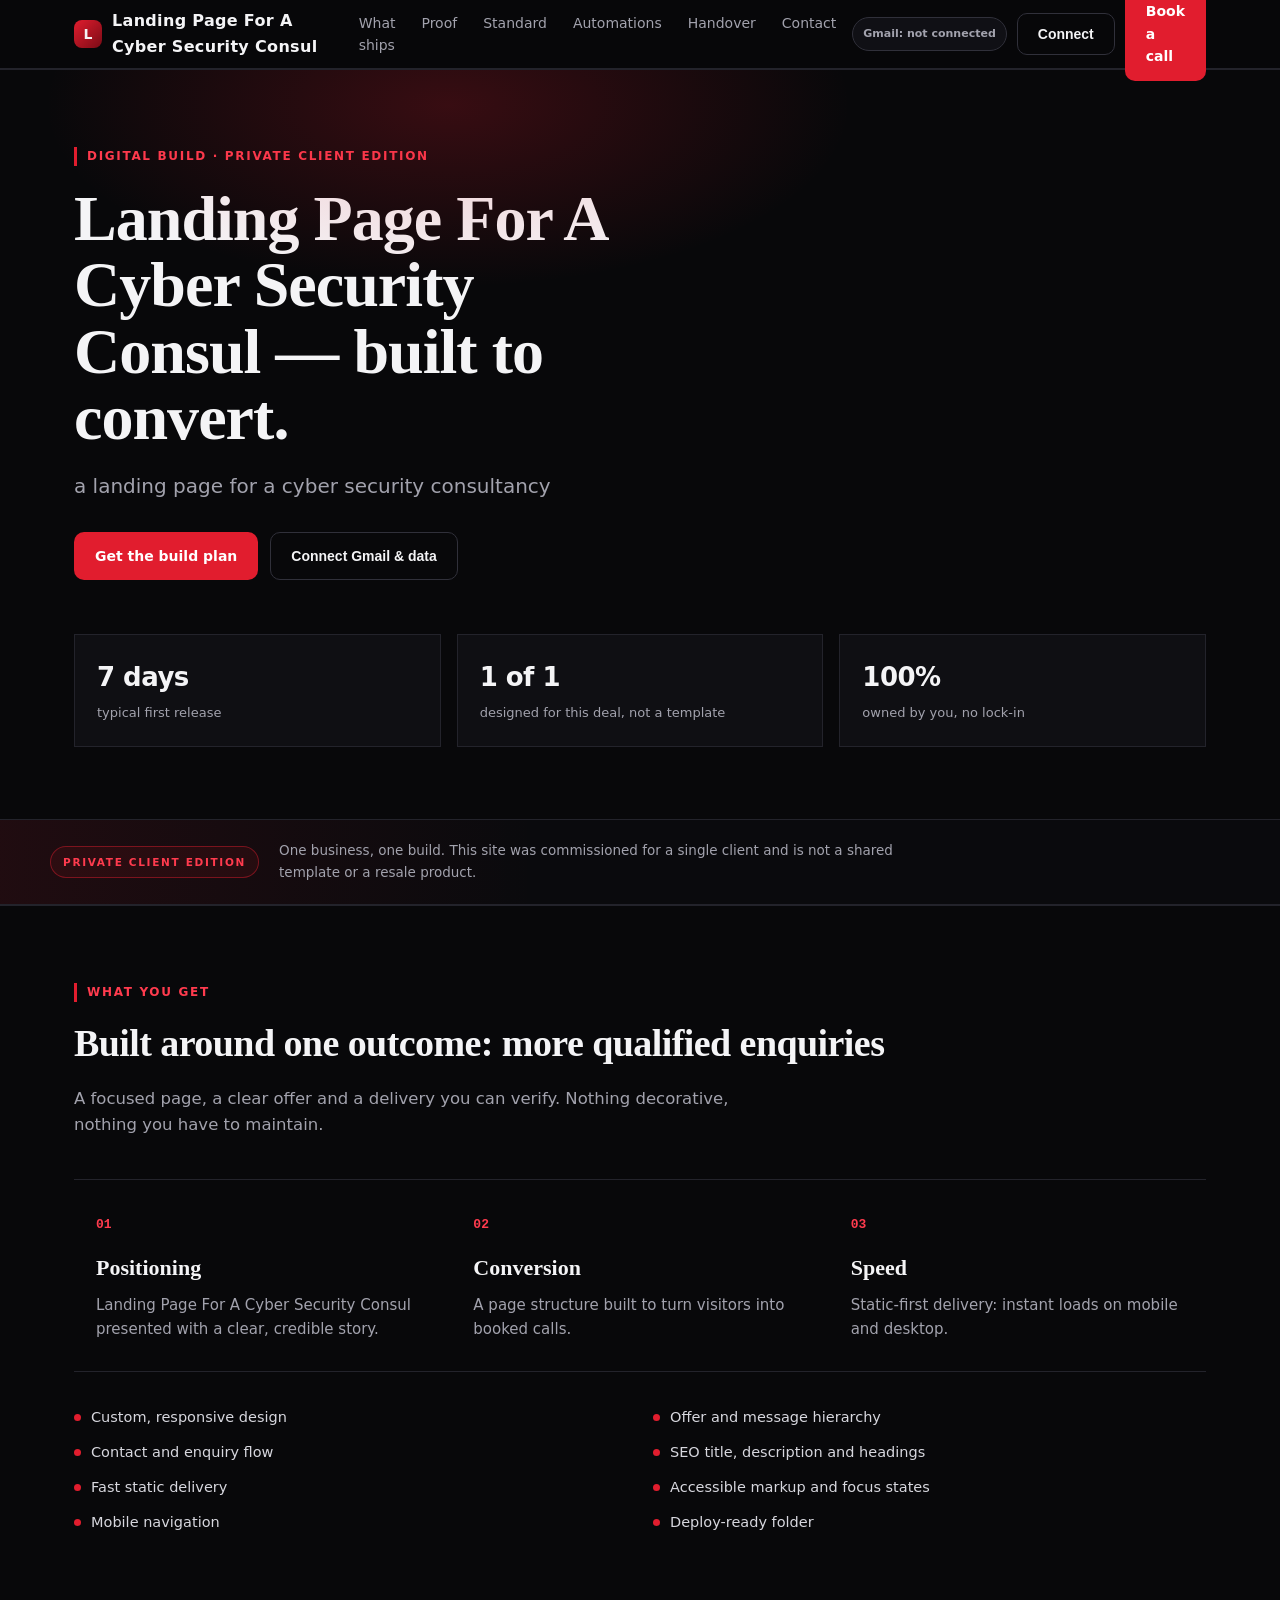
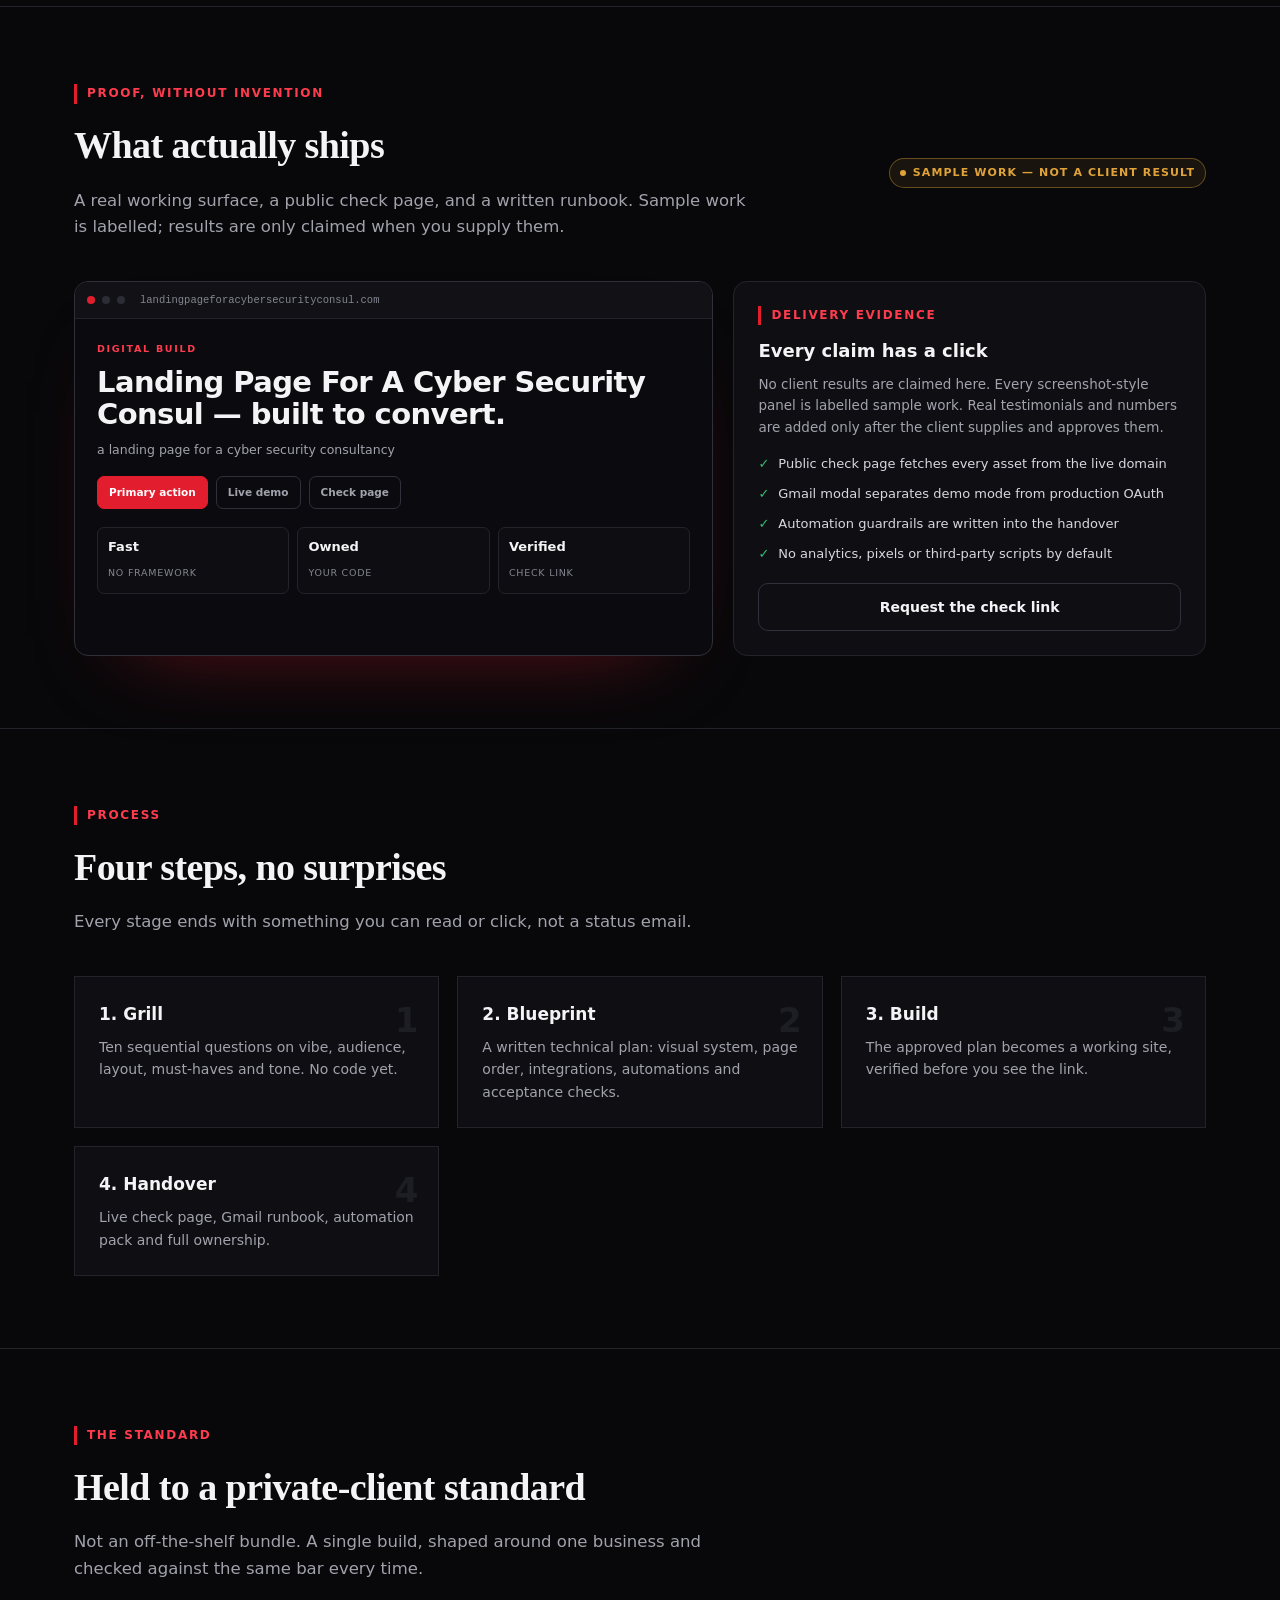
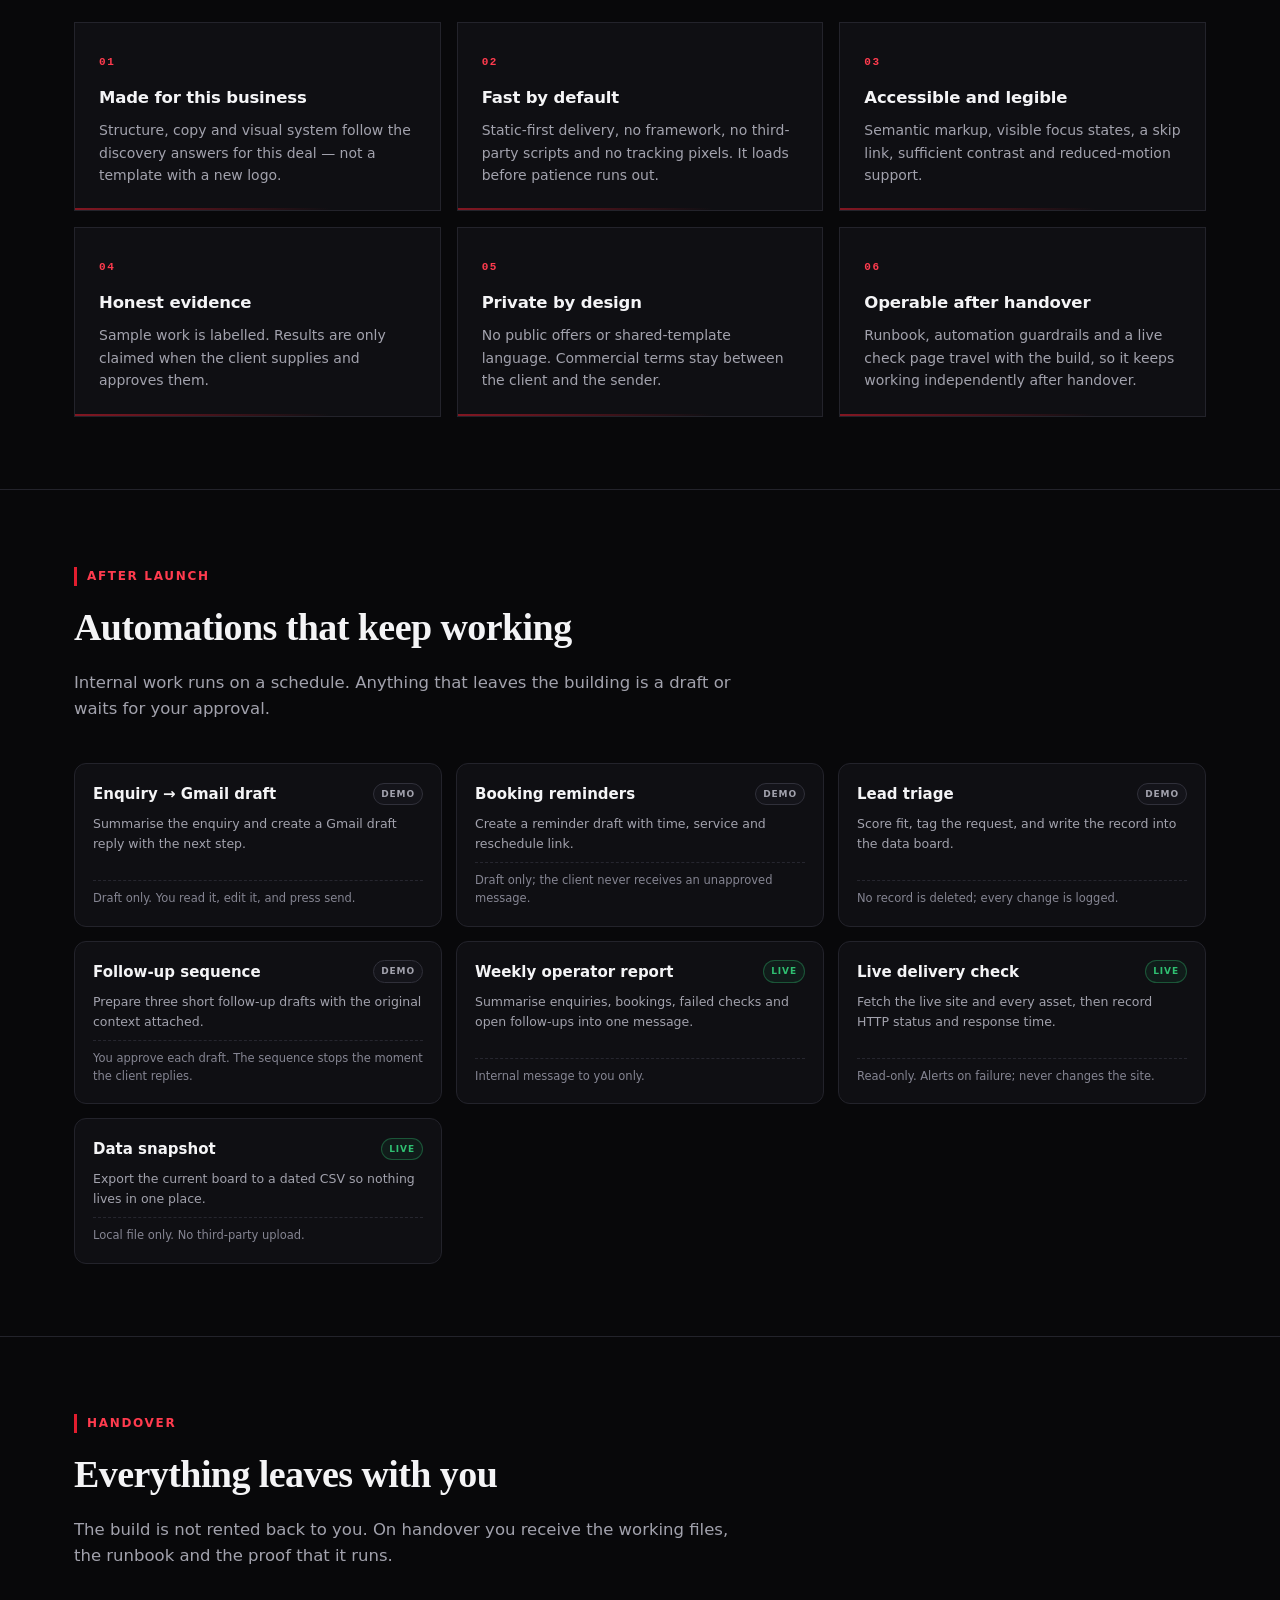
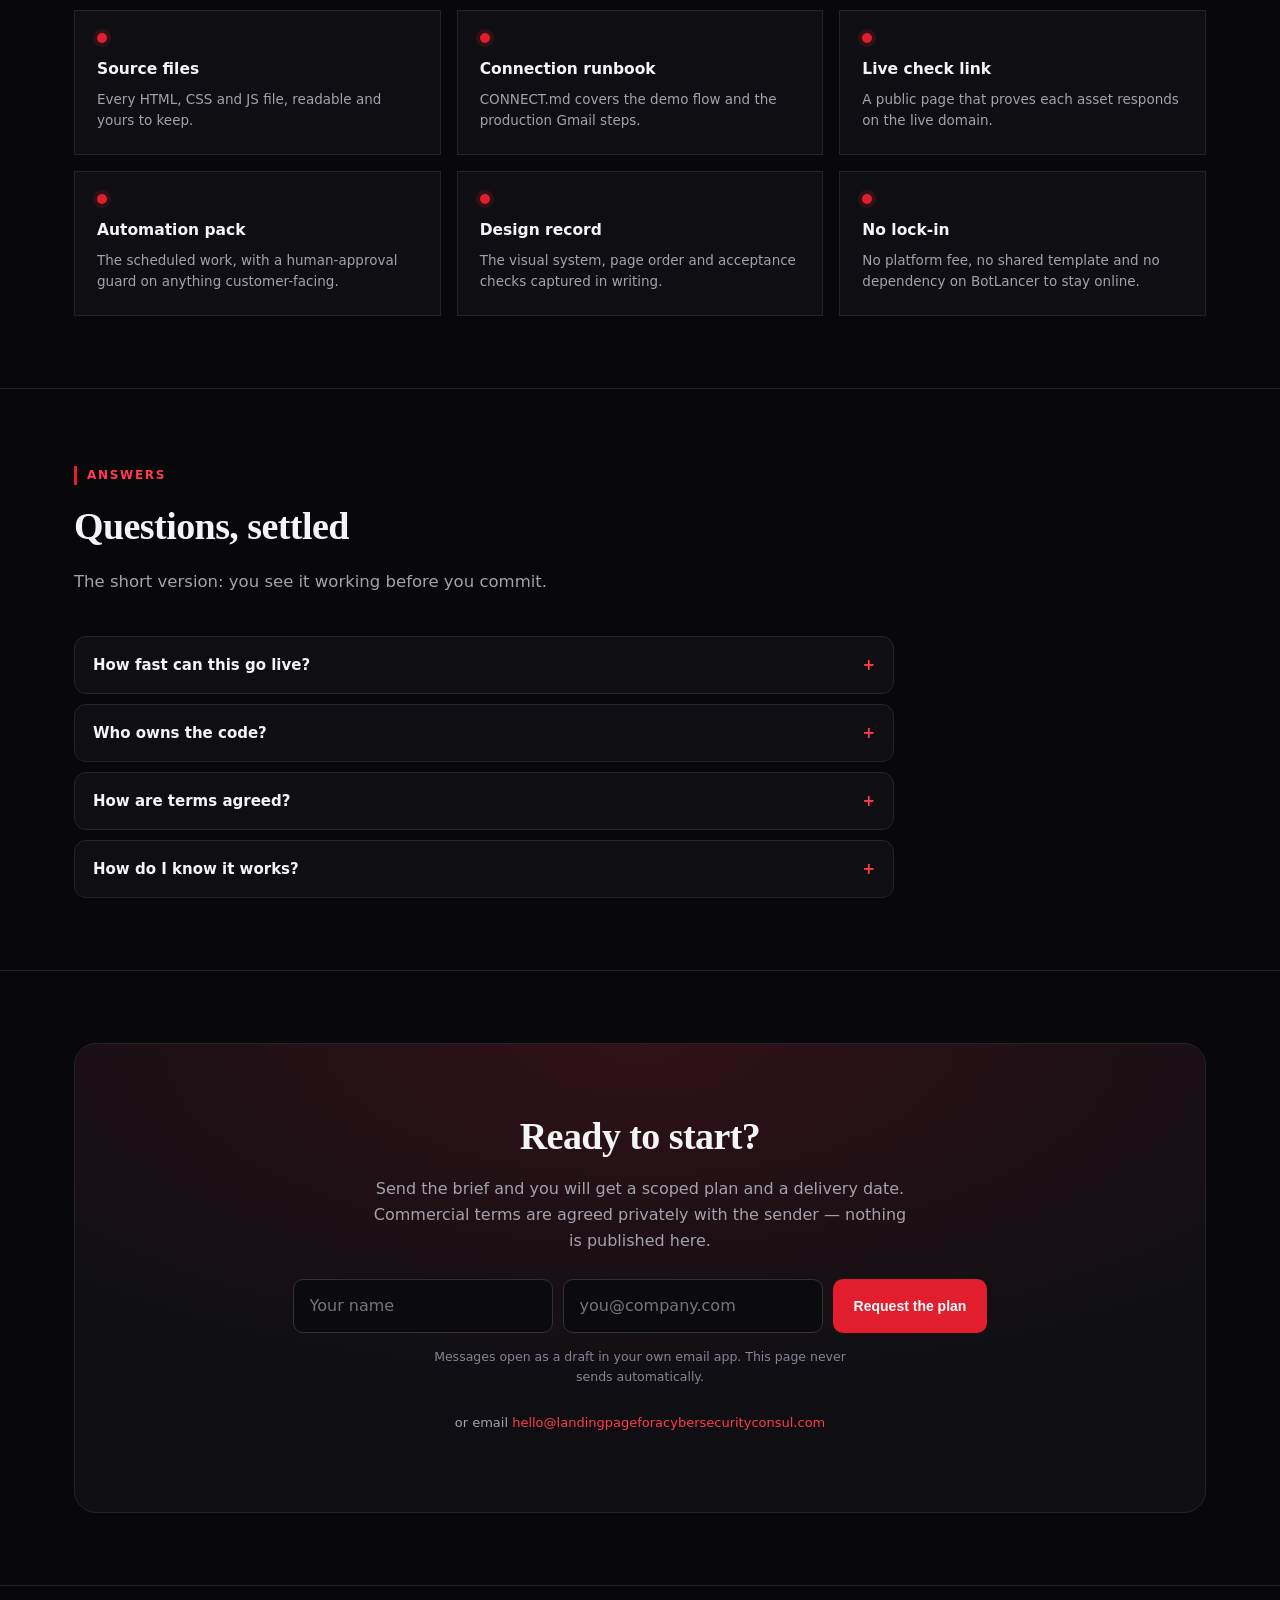
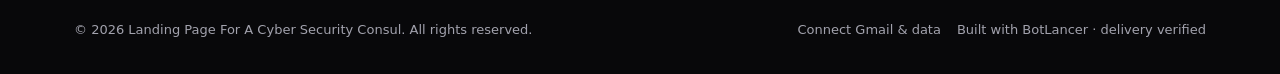
<file: index.html>
<!doctype html>
<html lang="en" data-botlancer-site="0f66cd8a-0812-4f91-9dd6-9e9eb3afcbb0" data-mode="marketing" data-edition="private" data-design="editorial" data-build="2026-11-04T05:17:00.035Z">
<head>
<meta charset="utf-8">
<meta name="viewport" content="width=device-width,initial-scale=1">
<title>Landing Page For A Cyber Security Consul — Digital Build</title>
<meta name="description" content="a landing page for a cyber security consultancy">
<meta name="theme-color" content="#08080a">
<link rel="icon" href="data:image/svg+xml,%3Csvg xmlns='http://www.w3.org/2000/svg' viewBox='0 0 32 32'%3E%3Crect width='32' height='32' rx='8' fill='%2307070a'/%3E%3Cpath d='M9 23V9h6.2c3.6 0 5.8 1.9 5.8 4.8 0 2-1.1 3.5-2.9 4.2L22 23h-4l-3.2-4.4H12V23H9zm3-7h3c1.6 0 2.6-.8 2.6-2.2S16.6 11 15 11h-3v5z' fill='%23e11d2e'/%3E%3C/svg%3E">
<meta name="robots" content="index,follow">
<meta property="og:title" content="Landing Page For A Cyber Security Consul — Digital Build">
<meta property="og:description" content="a landing page for a cyber security consultancy">
<meta property="og:type" content="website">
<meta name="twitter:card" content="summary_large_image">
<meta name="twitter:title" content="Landing Page For A Cyber Security Consul">
<meta name="twitter:description" content="a landing page for a cyber security consultancy">
<link rel="stylesheet" href="./styles.css?v=2026-11-04T05%3A17%3A00.035Z">
<script type="application/ld+json">{"@context":"https://schema.org","@type":"ProfessionalService","name":"Landing Page For A Cyber Security Consul","description":"a landing page for a cyber security consultancy","email":"hello@landingpageforacybersecurityconsul.com","areaServed":"Worldwide","slogan":"Private client edition, built once for one business."}</script>
</head>
<body>
<a class="skip-link" href="#top">Skip to content</a>
<header>
  <div class="wrap nav">
    <a class="brand" href="#top"><span class="mark">L</span>Landing Page For A Cyber Security Consul</a>
    <nav class="nav-links" id="nav-links" aria-label="Primary">
      <a href="#work">What ships</a>
      <a href="#proof">Proof</a>
      <a href="#standard">Standard</a>
      <a href="#automations">Automations</a>
      <a href="#handover">Handover</a>
      <a href="#contact">Contact</a>
    </nav>
    <div class="nav-right">
      <span class="nav-pill" id="connect-pill">Gmail: demo</span>
      <button class="btn btn-ghost" id="connect-btn" type="button">Connect</button>
      <a class="btn btn-primary" href="#contact">Book a call</a>
      <button class="menu-btn" id="menu-btn" aria-label="Menu" aria-expanded="false">☰</button>
    </div>
  </div>
</header>

<main id="top">
  <section class="hero">
    <div class="wrap">
      <span class="eyebrow">Digital Build · private client edition</span>
      <h1>Landing Page For A Cyber Security Consul — built to convert.</h1>
      <p class="lead">a landing page for a cyber security consultancy</p>
      <div class="hero-actions">
        <a class="btn btn-primary" href="#contact">Get the build plan</a>
        <button class="btn btn-ghost" id="hero-connect" type="button">Connect Gmail &amp; data</button>
      </div>
      <div class="stats">
        <div class="stat"><b>7 days</b><span>typical first release</span></div>
        <div class="stat"><b>1 of 1</b><span>designed for this deal, not a template</span></div>
        <div class="stat"><b>100%</b><span>owned by you, no lock-in</span></div>
      </div>
    </div>
  </section>

  <div class="edition">
    <div class="wrap edition-inner">
      <span class="edition-seal">Private client edition</span>
      <p>One business, one build. This site was commissioned for a single client and is not a shared template or a resale product.</p>
    </div>
  </div>

  <section id="work">
    <div class="wrap">
      <div class="section-head">
        <div>
          <span class="eyebrow">What you get</span>
          <h2>Built around one outcome: more qualified enquiries</h2>
        </div>
      </div>
      <p class="sub">A focused page, a clear offer and a delivery you can verify. Nothing decorative, nothing you have to maintain.</p>
      <div class="grid-3">
      <article class="card reveal">
        <span class="n">01</span>
        <h3>Positioning</h3>
        <p>Landing Page For A Cyber Security Consul presented with a clear, credible story.</p>
      </article>
      <article class="card reveal">
        <span class="n">02</span>
        <h3>Conversion</h3>
        <p>A page structure built to turn visitors into booked calls.</p>
      </article>
      <article class="card reveal">
        <span class="n">03</span>
        <h3>Speed</h3>
        <p>Static-first delivery: instant loads on mobile and desktop.</p>
      </article></div>
      <div class="included"><div>Custom, responsive design</div><div>Offer and message hierarchy</div><div>Contact and enquiry flow</div><div>SEO title, description and headings</div><div>Fast static delivery</div><div>Accessible markup and focus states</div><div>Mobile navigation</div><div>Deploy-ready folder</div></div>
    </div>
  </section>

  <section id="proof">
    <div class="wrap">
      <div class="section-head">
        <div>
          <span class="eyebrow">Proof, without invention</span>
          <h2>What actually ships</h2>
        </div>
        <span class="sample-tag">Sample work — not a client result</span>
      </div>
      <p class="sub">A real working surface, a public check page, and a written runbook. Sample work is labelled; results are only claimed when you supply them.</p>
      <div class="proof-grid">
        <div class="browser reveal">
          <div class="browser-bar"><i></i><i></i><i></i><span>landingpageforacybersecurityconsul.com</span></div>
          <div class="browser-body">
            <div class="mini-eyebrow">Digital Build</div>
            <h3>Landing Page For A Cyber Security Consul — built to convert.</h3>
            <p>a landing page for a cyber security consultancy</p>
            <div class="mini-actions"><span>Primary action</span><span>Live demo</span><span>Check page</span></div>
            <div class="mini-grid">
              <div><b>Fast</b><span>no framework</span></div>
              <div><b>Owned</b><span>your code</span></div>
              <div><b>Verified</b><span>check link</span></div>
            </div>
          </div>
        </div>
        <aside class="proof-side reveal">
          <span class="eyebrow">Delivery evidence</span>
          <h3>Every claim has a click</h3>
          <p>No client results are claimed here. Every screenshot-style panel is labelled sample work. Real testimonials and numbers are added only after the client supplies and approves them.</p>
          <ul class="proof-list">
            <li>Public check page fetches every asset from the live domain</li>
            <li>Gmail modal separates demo mode from production OAuth</li>
            <li>Automation guardrails are written into the handover</li>
            <li>No analytics, pixels or third-party scripts by default</li>
          </ul>
          <a class="btn btn-ghost" href="#contact">Request the check link</a>
        </aside>
      </div>
    </div>
  </section>

  <section id="process">
    <div class="wrap">
      <span class="eyebrow">Process</span>
      <h2>Four steps, no surprises</h2>
      <p class="sub">Every stage ends with something you can read or click, not a status email.</p>
      <div class="steps">
        <div class="step reveal"><h3>1. Grill</h3><p>Ten sequential questions on vibe, audience, layout, must-haves and tone. No code yet.</p></div>
        <div class="step reveal"><h3>2. Blueprint</h3><p>A written technical plan: visual system, page order, integrations, automations and acceptance checks.</p></div>
        <div class="step reveal"><h3>3. Build</h3><p>The approved plan becomes a working site, verified before you see the link.</p></div>
        <div class="step reveal"><h3>4. Handover</h3><p>Live check page, Gmail runbook, automation pack and full ownership.</p></div>
      </div>
    </div>
  </section>

  <section id="standard">
    <div class="wrap">
      <span class="eyebrow">The standard</span>
      <h2>Held to a private-client standard</h2>
      <p class="sub">Not an off-the-shelf bundle. A single build, shaped around one business and checked against the same bar every time.</p>
      <div class="standard-grid">
        <article class="standard-card reveal"><span class="standard-n">01</span><h3>Made for this business</h3><p>Structure, copy and visual system follow the discovery answers for this deal — not a template with a new logo.</p></article>
        <article class="standard-card reveal"><span class="standard-n">02</span><h3>Fast by default</h3><p>Static-first delivery, no framework, no third-party scripts and no tracking pixels. It loads before patience runs out.</p></article>
        <article class="standard-card reveal"><span class="standard-n">03</span><h3>Accessible and legible</h3><p>Semantic markup, visible focus states, a skip link, sufficient contrast and reduced-motion support.</p></article>
        <article class="standard-card reveal"><span class="standard-n">04</span><h3>Honest evidence</h3><p>Sample work is labelled. Results are only claimed when the client supplies and approves them.</p></article>
        <article class="standard-card reveal"><span class="standard-n">05</span><h3>Private by design</h3><p>No public offers or shared-template language. Commercial terms stay between the client and the sender.</p></article>
        <article class="standard-card reveal"><span class="standard-n">06</span><h3>Operable after handover</h3><p>Runbook, automation guardrails and a live check page travel with the build, so it keeps working independently after handover.</p></article>
      </div>
    </div>
  </section>

  <section id="automations">
    <div class="wrap">
      <span class="eyebrow">After launch</span>
      <h2>Automations that keep working</h2>
      <p class="sub">Internal work runs on a schedule. Anything that leaves the building is a draft or waits for your approval.</p>
      <div class="auto-grid">
      <article class="auto-card">
        <div class="auto-top">
          <h3>Enquiry → Gmail draft</h3>
          <span class="auto-tag ">DEMO</span>
        </div>
        <p>Summarise the enquiry and create a Gmail draft reply with the next step.</p>
        <div class="guard">Draft only. You read it, edit it, and press send.</div>
      </article>
      <article class="auto-card">
        <div class="auto-top">
          <h3>Booking reminders</h3>
          <span class="auto-tag ">DEMO</span>
        </div>
        <p>Create a reminder draft with time, service and reschedule link.</p>
        <div class="guard">Draft only; the client never receives an unapproved message.</div>
      </article>
      <article class="auto-card">
        <div class="auto-top">
          <h3>Lead triage</h3>
          <span class="auto-tag ">DEMO</span>
        </div>
        <p>Score fit, tag the request, and write the record into the data board.</p>
        <div class="guard">No record is deleted; every change is logged.</div>
      </article>
      <article class="auto-card">
        <div class="auto-top">
          <h3>Follow-up sequence</h3>
          <span class="auto-tag ">DEMO</span>
        </div>
        <p>Prepare three short follow-up drafts with the original context attached.</p>
        <div class="guard">You approve each draft. The sequence stops the moment the client replies.</div>
      </article>
      <article class="auto-card">
        <div class="auto-top">
          <h3>Weekly operator report</h3>
          <span class="auto-tag live">LIVE</span>
        </div>
        <p>Summarise enquiries, bookings, failed checks and open follow-ups into one message.</p>
        <div class="guard">Internal message to you only.</div>
      </article>
      <article class="auto-card">
        <div class="auto-top">
          <h3>Live delivery check</h3>
          <span class="auto-tag live">LIVE</span>
        </div>
        <p>Fetch the live site and every asset, then record HTTP status and response time.</p>
        <div class="guard">Read-only. Alerts on failure; never changes the site.</div>
      </article>
      <article class="auto-card">
        <div class="auto-top">
          <h3>Data snapshot</h3>
          <span class="auto-tag live">LIVE</span>
        </div>
        <p>Export the current board to a dated CSV so nothing lives in one place.</p>
        <div class="guard">Local file only. No third-party upload.</div>
      </article></div>
    </div>
  </section>

  

  <section id="handover">
    <div class="wrap">
      <span class="eyebrow">Handover</span>
      <h2>Everything leaves with you</h2>
      <p class="sub">The build is not rented back to you. On handover you receive the working files, the runbook and the proof that it runs.</p>
      <div class="handover-grid">
      <article class="handover-item reveal">
        <span class="handover-mark" aria-hidden="true"></span>
        <h3>Source files</h3>
        <p>Every HTML, CSS and JS file, readable and yours to keep.</p>
      </article>
      <article class="handover-item reveal">
        <span class="handover-mark" aria-hidden="true"></span>
        <h3>Connection runbook</h3>
        <p>CONNECT.md covers the demo flow and the production Gmail steps.</p>
      </article>
      <article class="handover-item reveal">
        <span class="handover-mark" aria-hidden="true"></span>
        <h3>Live check link</h3>
        <p>A public page that proves each asset responds on the live domain.</p>
      </article>
      <article class="handover-item reveal">
        <span class="handover-mark" aria-hidden="true"></span>
        <h3>Automation pack</h3>
        <p>The scheduled work, with a human-approval guard on anything customer-facing.</p>
      </article>
      <article class="handover-item reveal">
        <span class="handover-mark" aria-hidden="true"></span>
        <h3>Design record</h3>
        <p>The visual system, page order and acceptance checks captured in writing.</p>
      </article>
      <article class="handover-item reveal">
        <span class="handover-mark" aria-hidden="true"></span>
        <h3>No lock-in</h3>
        <p>No platform fee, no shared template and no dependency on BotLancer to stay online.</p>
      </article></div>
    </div>
  </section>

  <section id="faq">
    <div class="wrap">
      <span class="eyebrow">Answers</span>
      <h2>Questions, settled</h2>
      <p class="sub">The short version: you see it working before you commit.</p>
      <div class="faq">
      <details>
        <summary>How fast can this go live?</summary>
        <p>A first working version typically ships in 7 days. You review it in the browser before anything is published.</p>
      </details>
      <details>
        <summary>Who owns the code?</summary>
        <p>You do. The delivery is a plain folder you can host anywhere with no platform lock-in.</p>
      </details>
      <details>
        <summary>How are terms agreed?</summary>
        <p>Scope and commercial terms are agreed privately with the sender before work begins. This private client edition lists no commercial terms.</p>
      </details>
      <details>
        <summary>How do I know it works?</summary>
        <p>Every delivery includes a live check link that reports the HTTP status, response time and files served.</p>
      </details></div>
    </div>
  </section>

  <section id="contact">
    <div class="wrap">
      <div class="cta">
        <h2>Ready to start?</h2>
        <p>Send the brief and you will get a scoped plan and a delivery date. Commercial terms are agreed privately with the sender — nothing is published here.</p>
        <form class="enquiry" id="lead-form" novalidate>
          <input type="text" id="name" placeholder="Your name" autocomplete="name" aria-label="Your name">
          <input type="email" id="email" placeholder="you@company.com" autocomplete="email" aria-label="Email" required>
          <button class="btn btn-primary" type="submit">Request the plan</button>
        </form>
        <p style="margin-top:14px;font-size:12.5px;color:var(--dim)">Messages open as a draft in your own email app. This page never sends automatically.</p>
        <p style="margin-top:8px;font-size:13px">or email <a href="mailto:hello@landingpageforacybersecurityconsul.com" style="color:var(--red-soft)">hello@landingpageforacybersecurityconsul.com</a></p>
      </div>
    </div>
  </section>
</main>

<footer>
  <div class="wrap foot">
    <span>© 2026 Landing Page For A Cyber Security Consul. All rights reserved.</span>
    <div class="foot-links">
      <button type="button" id="foot-connect">Connect Gmail &amp; data</button>
      <span>Built with BotLancer · delivery verified</span>
    </div>
  </div>
</footer>
<div class="modal-overlay" id="connect-modal" role="dialog" aria-modal="true" aria-labelledby="connect-title" aria-hidden="true" data-key="botlancer:connect:0f66cd8a-0812-4f91-9dd6-9e9eb3afcbb0">
  <div class="modal" role="document">
    <div class="modal-head">
      <div>
        <h2 id="connect-title">Connect Gmail + your data</h2>
        <p>Three short steps. Demo mode is honest by default: nothing leaves this browser and no email is ever sent.</p>
      </div>
      <button class="modal-close" id="modal-close" type="button" aria-label="Close">×</button>
    </div>

    <div class="modal-steps" id="modal-steps">
      <div class="modal-step on" data-step="1"><b>1 · Gmail</b>Draft-ready connection</div>
      <div class="modal-step" data-step="2"><b>2 · Data</b>Import or connect</div>
      <div class="modal-step" data-step="3"><b>3 · Setup</b>Runbook + handover</div>
    </div>

    <div class="connect-block">
      <h3>1. Gmail — drafts only</h3>
      <p class="help">Enter the inbox that should receive enquiries. Demo mode stores the address here, in this browser, so the flow can be shown in seconds.</p>
      <form class="connect-field" id="gmail-form" novalidate>
        <input type="email" id="gmail-email" placeholder="you@company.com" autocomplete="email" aria-label="Gmail address">
        <button class="btn btn-primary" type="submit">Save demo connection</button>
      </form>
      <div class="status-line" id="gmail-status">Not connected yet.</div>
    </div>

    <div class="connect-block">
      <h3>2. Data — CSV, JSON or sample</h3>
      <p class="help">Drop an export to preview your own numbers. The file never leaves your browser; only the row count and filename are remembered.</p>
      <div class="connect-field">
        <input type="file" id="data-file" accept=".csv,.json,text/csv,application/json" aria-label="Import CSV or JSON">
        <button class="btn btn-ghost" id="data-sample" type="button">Use sample data</button>
      </div>
      <div class="status-line" id="data-status">Using the labelled sample data that ships with this build.</div>
    </div>

    <div class="connect-block">
      <h3>3. Finish setup</h3>
      <p class="help">This marks the walkthrough complete and shows what is ready. Production credentials are never requested on a public page.</p>
      <div class="status-line" id="setup-status">Connect Gmail and data to complete the walkthrough.</div>
      <details class="prod-box">
        <summary>How production Gmail actually works (for the operator)</summary>
        <ol>
          <li>Create a Google Cloud project and enable the Gmail API.</li>
          <li>Create an OAuth 2.0 client (Web application) and add the production redirect URI.</li>
          <li>Request scopes <code>gmail.readonly</code> and <code>gmail.compose</code> only.</li>
          <li>Store the client ID and secret on the server — never in this page.</li>
          <li>BotLancer creates a draft for every enquiry. A human must press send.</li>
        </ol>
        <p>Full steps ship in <code>CONNECT.md</code> with this build.</p>
      </details>
    </div>

    <div class="modal-note">Demo mode disclosure: this page stores connection state in <code>localStorage</code> under <code>botlancer:connect:0f66cd8a-0812-4f91-9dd6-9e9eb3afcbb0</code>. It does not contact Google, does not transmit the address, and cannot send email. Clearing site data removes it.</div>

    <div class="modal-foot">
      <button class="link-btn" id="connect-reset" type="button">Reset demo connection</button>
      <button class="btn btn-primary" id="modal-done" type="button">Done</button>
    </div>
  </div>
</div>
<div class="toast" id="toast"></div>
<script src="./app.js?v=2026-11-04T05%3A17%3A00.035Z"></script>
</body>
</html>
</file>
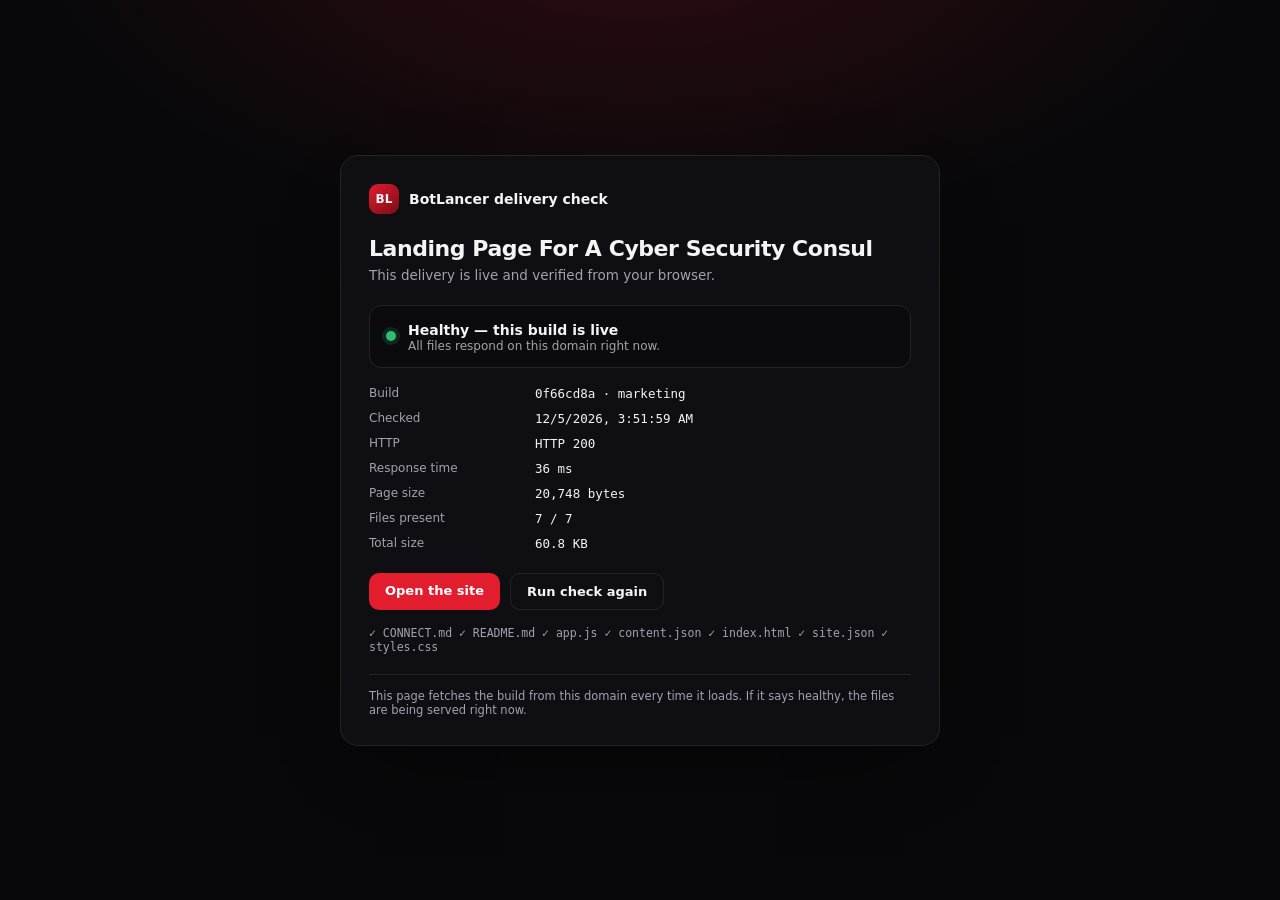
<file: check.html>
<!doctype html>
<html lang="en">
<head>
<meta charset="utf-8">
<meta name="viewport" content="width=device-width,initial-scale=1">
<title>Landing Page For A Cyber Security Consul — live delivery check</title>
<meta name="description" content="Live delivery check for Landing Page For A Cyber Security Consul. Verifies that every file in this build is served from this domain right now.">
<meta name="robots" content="noindex,nofollow">
<meta name="theme-color" content="#08080a">
<link rel="icon" href="data:image/svg+xml,%3Csvg xmlns='http://www.w3.org/2000/svg' viewBox='0 0 32 32'%3E%3Crect width='32' height='32' rx='8' fill='%2307070a'/%3E%3Cpath d='M9 23V9h6.2c3.6 0 5.8 1.9 5.8 4.8 0 2-1.1 3.5-2.9 4.2L22 23h-4l-3.2-4.4H12V23H9zm3-7h3c1.6 0 2.6-.8 2.6-2.2S16.6 11 15 11h-3v5z' fill='%23e11d2e'/%3E%3C/svg%3E">
<style>
  :root{--bg:#08080a;--panel:#0f0f13;--line:#23232b;--text:#f4f4f6;--muted:#a2a2ad;--red:#e11d2e;--ok:#2fbf71}
  *{box-sizing:border-box}
  body{margin:0;min-height:100vh;display:grid;place-items:center;padding:24px;color:var(--text);
    background:radial-gradient(80% 60% at 50% -10%,rgba(225,29,46,.18),transparent 60%),var(--bg);
    font-family:"Segoe UI",Inter,system-ui,sans-serif}
  .card{width:100%;max-width:600px;background:var(--panel);border:1px solid var(--line);border-radius:18px;
    padding:28px;box-shadow:0 30px 80px -40px rgba(0,0,0,.9)}
  .brand{display:flex;align-items:center;gap:10px;font-weight:800;font-size:14px;margin-bottom:22px}
  .mark{width:30px;height:30px;border-radius:9px;background:linear-gradient(140deg,var(--red),#7c0b16);
    display:grid;place-items:center;font-size:12px;font-weight:900}
  h1{margin:0 0 6px;font-size:22px;letter-spacing:-.02em}
  p.sub{margin:0 0 22px;color:var(--muted);font-size:13.5px}
  .verdict{display:flex;align-items:center;gap:12px;padding:14px 16px;border-radius:12px;
    border:1px solid var(--line);background:#0b0b0e;margin-bottom:18px}
  .pill{width:10px;height:10px;border-radius:50%;background:var(--muted);flex:none}
  .pill.ok{background:var(--ok);box-shadow:0 0 0 4px rgba(47,191,113,.15)}
  .pill.bad{background:var(--red);box-shadow:0 0 0 4px rgba(225,29,46,.18)}
  .verdict b{font-size:14px}
  .verdict span{display:block;color:var(--muted);font-size:12px}
  dl{display:grid;grid-template-columns:150px 1fr;gap:10px 16px;margin:0;font-size:13px}
  dt{color:var(--muted);font-size:12px}
  dd{margin:0;font-family:ui-monospace,Consolas,monospace;font-size:12.5px;word-break:break-all}
  .actions{display:flex;gap:10px;margin-top:22px;flex-wrap:wrap}
  a.btn{display:inline-flex;padding:10px 16px;border-radius:10px;text-decoration:none;font-size:13px;font-weight:700;
    background:var(--red);color:#fff}
  a.btn.ghost{background:transparent;border:1px solid var(--line);color:var(--text)}
  .foot{margin-top:20px;color:var(--muted);font-size:11.5px;border-top:1px solid var(--line);padding-top:14px}
  .files{margin-top:16px;font-family:ui-monospace,Consolas,monospace;font-size:11.5px;color:var(--muted);
    display:flex;flex-wrap:wrap;gap:6px 14px}
</style>
</head>
<body>
<main class="card">
  <div class="brand"><span class="mark">BL</span> BotLancer delivery check</div>
  <h1 id="name">Landing Page For A Cyber Security Consul</h1>
  <p class="sub" id="sub">Verifying this live build in your browser.</p>

  <div class="verdict" role="status" aria-live="polite">
    <span class="pill" id="pill"></span>
    <div>
      <b id="verdict">Checking</b>
      <span id="verdict-sub">Running a live check against this domain</span>
    </div>
  </div>

  <dl>
    <dt>Build</dt><dd>0f66cd8a · marketing</dd>
    <dt>Checked</dt><dd id="at">—</dd>
    <dt>HTTP</dt><dd id="http">—</dd>
    <dt>Response time</dt><dd id="ms">—</dd>
    <dt>Page size</dt><dd id="bytes">—</dd>
    <dt>Files present</dt><dd id="files">—</dd>
    <dt>Total size</dt><dd>60.8 KB</dd>
  </dl>

  <div class="actions">
    <a class="btn" href="./index.html">Open the site</a>
    
    <a class="btn ghost" href="#" id="recheck">Run check again</a>
  </div>

  <div class="files" id="file-list" aria-live="polite"></div>
  <div class="foot">This page fetches the build from this domain every time it loads. If it says healthy, the files are being served right now.</div>
</main>

<script>
(function(){
  var FILES = ["app.js","styles.css","content.json","index.html","README.md","CONNECT.md","site.json"];
  var $ = function(s){ return document.querySelector(s); };
  var set = function(s, v){ var el = $(s); if (el) el.textContent = v; };

  async function check(){
    set('#verdict', 'Checking');
    $('#pill').className = 'pill';
    set('#verdict-sub', 'Running a live check against this domain');
    var started = performance.now();
    try {
      var res = await fetch('./index.html?check=' + Date.now(), { cache: 'no-store' });
      var ms = Math.round(performance.now() - started);
      var body = await res.text();
      set('#at', new Date().toLocaleString());
      set('#http', 'HTTP ' + res.status);
      set('#ms', ms + ' ms');
      set('#bytes', body.length.toLocaleString('en-US') + ' bytes');

      var present = 0;
      var list = [];
      await Promise.all(FILES.map(async function(path){
        try {
          var r = await fetch('./' + path + '?check=' + Date.now(), { method: 'HEAD', cache: 'no-store' });
          if (r.ok) present++;
          list.push((r.ok ? '✓ ' : '✕ ') + path);
        } catch (e) {
          list.push('✕ ' + path);
        }
      }));
      list.sort();
      $('#file-list').textContent = list.join('   ');
      set('#files', present + ' / ' + FILES.length);

      var ok = res.ok && present === FILES.length;
      $('#pill').className = 'pill ' + (ok ? 'ok' : 'bad');
      set('#verdict', ok ? 'Healthy — this build is live' : 'Needs attention');
      set('#verdict-sub', ok
        ? 'All files respond on this domain right now.'
        : 'Some files did not respond. Reload or contact the sender.');
      set('#sub', ok ? 'This delivery is live and verified from your browser.' : 'This delivery needs attention.');
    } catch (err) {
      $('#pill').className = 'pill bad';
      set('#verdict', 'Check failed');
      set('#verdict-sub', String(err && err.message || err));
    }
  }

  $('#recheck').addEventListener('click', function(e){ e.preventDefault(); check(); });
  check();
})();
</script>
</body>
</html>
</file>
<file: styles.css>
:root{
  --bg:#08080a;--panel:#0f0f13;--panel-2:#141419;--line:#23232b;--line-2:#30303a;
  --text:#f4f4f6;--muted:#a2a2ad;--dim:#858592;--red:#e11d2e;--red-soft:#ff3b4e;
  --ok:#2fbf71;--warn:#e0a33a;--radius:16px;--max:1160px
}
*{box-sizing:border-box}
html{scroll-behavior:smooth}
body{margin:0;background:var(--bg);color:var(--text);
  font-family:"Segoe UI",Inter,system-ui,-apple-system,Roboto,Helvetica,Arial,sans-serif;
  line-height:1.6;-webkit-font-smoothing:antialiased}
a{color:inherit;text-decoration:none}
img{max-width:100%;display:block}
.wrap{max-width:var(--max);margin:0 auto;padding:0 24px}
.eyebrow{display:inline-flex;align-items:center;gap:8px;font-size:12px;letter-spacing:.14em;
  text-transform:uppercase;color:var(--red-soft);font-weight:700}
.eyebrow::before{content:"";width:22px;height:2px;background:var(--red)}
header{position:sticky;top:0;z-index:20;backdrop-filter:blur(14px);
  background:rgba(8,8,10,.84);border-bottom:1px solid var(--line)}
.nav{display:flex;align-items:center;justify-content:space-between;height:68px;gap:16px}
.brand{display:flex;align-items:center;gap:10px;font-weight:800;letter-spacing:.02em}
.mark{width:28px;height:28px;border-radius:8px;background:linear-gradient(135deg,var(--red),#7a0b16);
  display:grid;place-items:center;font-size:14px;font-weight:900;flex:none}
.nav-links{display:flex;gap:26px;font-size:14px;color:var(--muted)}
.nav-links a:hover{color:var(--text)}
.nav-right{display:flex;align-items:center;gap:10px}
.btn{display:inline-flex;align-items:center;justify-content:center;gap:8px;padding:12px 20px;
  border-radius:10px;font-weight:700;font-size:14px;border:1px solid transparent;cursor:pointer;
  transition:transform .15s ease,background .15s ease,border-color .15s ease}
.btn:hover{transform:translateY(-1px)}
.btn-primary{background:var(--red);color:#fff}
.btn-primary:hover{background:var(--red-soft)}
.btn-ghost{border-color:var(--line-2);color:var(--text);background:transparent}
.btn-ghost:hover{border-color:#42424f}
.hero{position:relative;padding:92px 0 66px;overflow:hidden}
.hero::after{content:"";position:absolute;inset:-30% 20% auto -10%;height:520px;
  background:radial-gradient(closest-side,rgba(225,29,46,.22),transparent 70%);pointer-events:none}
.hero h1{font-size:clamp(38px,5.6vw,64px);line-height:1.04;letter-spacing:-.03em;margin:18px 0 18px;max-width:17ch}
.hero p.lead{font-size:clamp(16px,2vw,20px);color:var(--muted);max-width:62ch;margin:0 0 30px}
.hero-actions{display:flex;gap:12px;flex-wrap:wrap}
.stats{display:grid;grid-template-columns:repeat(3,minmax(0,1fr));gap:16px;margin-top:54px}
.stat{border:1px solid var(--line);background:var(--panel);border-radius:var(--radius);padding:22px}
.stat b{display:block;font-size:26px;letter-spacing:-.02em}
.stat span{font-size:13px;color:var(--muted)}
section{padding:76px 0;border-top:1px solid var(--line)}
h2{font-size:clamp(26px,3.4vw,38px);letter-spacing:-.02em;margin:10px 0 12px}
.sub{color:var(--muted);max-width:64ch;margin:0 0 40px}
.grid-3{display:grid;grid-template-columns:repeat(3,minmax(0,1fr));gap:18px}
.card{border:1px solid var(--line);background:linear-gradient(180deg,var(--panel-2),var(--panel));
  border-radius:var(--radius);padding:26px;transition:border-color .2s ease,transform .2s ease}
.card:hover{border-color:#3a3a45;transform:translateY(-3px)}
.card .n{font-family:ui-monospace,Consolas,monospace;color:var(--red-soft);font-size:13px;font-weight:700}
.card h3{margin:14px 0 8px;font-size:19px}
.card p{margin:0;color:var(--muted);font-size:15px}
.included{display:grid;grid-template-columns:repeat(2,minmax(0,1fr));gap:12px 26px;margin-top:34px}
.included div{display:flex;gap:10px;align-items:flex-start;font-size:14.5px;color:#d7d7de}
.included div::before{content:"";width:7px;height:7px;margin-top:8px;border-radius:50%;background:var(--red);flex:none}
.steps{display:grid;grid-template-columns:repeat(3,minmax(0,1fr));gap:18px;counter-reset:step}
.step{padding:24px;border:1px solid var(--line);border-radius:var(--radius);background:var(--panel);position:relative}
.step::before{counter-increment:step;content:counter(step);position:absolute;top:16px;right:20px;
  font-size:34px;font-weight:900;color:#1d1d24}
.step h3{margin:0 0 8px;font-size:17px}
.step p{margin:0;color:var(--muted);font-size:14px}
.edition{border-top:1px solid var(--line);border-bottom:1px solid var(--line);
  background:linear-gradient(90deg,rgba(225,29,46,.1),transparent 42%),#0a0a0d}
.edition-inner{display:flex;align-items:center;gap:20px;padding:20px 0;flex-wrap:wrap}
.edition-seal{flex:none;font-size:10.5px;letter-spacing:.16em;text-transform:uppercase;font-weight:800;
  color:var(--red-soft);border:1px solid rgba(225,29,46,.45);background:rgba(225,29,46,.08);
  padding:7px 12px;border-radius:999px}
.edition p{margin:0;color:var(--muted);font-size:13.5px;max-width:78ch}
.standard-grid{display:grid;grid-template-columns:repeat(3,minmax(0,1fr));gap:16px}
.standard-card{border:1px solid var(--line);border-radius:var(--radius);background:var(--panel);padding:24px;position:relative;overflow:hidden}
.standard-card::after{content:"";position:absolute;inset:auto 0 0 0;height:2px;
  background:linear-gradient(90deg,var(--red),transparent 70%);opacity:.55}
.standard-n{font-family:ui-monospace,Consolas,monospace;font-size:11px;letter-spacing:.14em;color:var(--red-soft);font-weight:800}
.standard-card h3{margin:12px 0 8px;font-size:16.5px;letter-spacing:-.01em}
.standard-card p{margin:0;color:var(--muted);font-size:14px}
.handover-grid{display:grid;grid-template-columns:repeat(3,minmax(0,1fr));gap:16px}
.handover-item{border:1px solid var(--line);border-radius:var(--radius);background:var(--panel);padding:22px}
.handover-mark{display:block;width:10px;height:10px;border-radius:50%;background:var(--red);
  box-shadow:0 0 0 4px rgba(225,29,46,.14);margin-bottom:14px}
.handover-item h3{margin:0 0 7px;font-size:15.5px}
.handover-item p{margin:0;color:var(--muted);font-size:13.5px}
.faq{display:grid;gap:10px;max-width:820px}
details{border:1px solid var(--line);border-radius:12px;background:var(--panel);padding:16px 18px}
details[open]{border-color:var(--line-2)}
summary{cursor:pointer;font-weight:600;font-size:15px;list-style:none}
summary::-webkit-details-marker{display:none}
summary::after{content:"+";float:right;color:var(--red-soft);font-weight:800}
details[open] summary::after{content:"–"}
details p{margin:10px 0 0;color:var(--muted);font-size:14px}
.cta{border:1px solid var(--line);border-radius:22px;padding:52px;text-align:center;
  background:radial-gradient(120% 120% at 50% 0%,rgba(225,29,46,.16),transparent 60%),var(--panel)}
.cta h2{margin-bottom:10px}
.cta p{color:var(--muted);max-width:54ch;margin:0 auto 26px}
form.enquiry{display:flex;gap:10px;justify-content:center;flex-wrap:wrap}
input,textarea,select{background:#0b0b0e;border:1px solid var(--line-2);color:var(--text);border-radius:10px;
  padding:13px 16px;font:inherit;min-width:260px}
input:focus,textarea:focus,select:focus{outline:none;border-color:var(--red)}
footer{border-top:1px solid var(--line);padding:34px 0;color:var(--muted);font-size:13px}
.foot{display:flex;justify-content:space-between;gap:16px;flex-wrap:wrap}
.toast{position:fixed;left:50%;bottom:24px;transform:translateX(-50%) translateY(20px);
  background:#17171d;border:1px solid var(--line);padding:12px 18px;border-radius:10px;opacity:0;
  transition:all .25s ease;font-size:14px;z-index:50;pointer-events:none}
.toast.on{opacity:1;transform:translateX(-50%) translateY(0)}
.reveal{opacity:0;transform:translateY(14px);transition:opacity .5s ease,transform .5s ease}
.reveal.on{opacity:1;transform:none}
.menu-btn{display:none;background:transparent;border:1px solid var(--line-2);border-radius:9px;color:var(--text);padding:8px 11px;cursor:pointer}
@media (max-width:900px){
  .nav-links{display:none;position:absolute;top:68px;left:0;right:0;background:#0b0b0e;
    border-bottom:1px solid var(--line);flex-direction:column;padding:14px 24px;gap:10px}
  .nav-links.open{display:flex}
  .menu-btn{display:inline-flex}
  .grid-3,.steps,.standard-grid,.handover-grid,.included{grid-template-columns:1fr}
  .stats{grid-template-columns:1fr}
  .cta{padding:34px 22px}
  .hero{padding:62px 0 46px}
  section{padding:56px 0}
}
@media (prefers-reduced-motion:reduce){*{transition:none!important;animation:none!important}}

/* ---------------------------- data app ---------------------------- */
.app-body{background:#07070a;min-height:100vh;display:flex;flex-direction:column}
.app-top{position:sticky;top:0;z-index:20;display:flex;align-items:center;justify-content:space-between;
  gap:16px;padding:14px 22px;border-bottom:1px solid var(--line);background:rgba(9,9,12,.92);backdrop-filter:blur(12px)}
.app-top .left{display:flex;align-items:center;gap:14px;min-width:0}
.app-top .back{font-size:12.5px;color:var(--muted);border:1px solid var(--line-2);padding:7px 11px;border-radius:8px}
.app-top .back:hover{color:var(--text);border-color:#42424f}
.app-main{flex:1;padding:22px;max-width:1320px;width:100%;margin:0 auto}
.app-head{display:flex;align-items:flex-end;justify-content:space-between;gap:16px;flex-wrap:wrap;margin-bottom:18px}
.app-head h1{margin:0;font-size:23px;letter-spacing:-.02em}
.app-head p{margin:3px 0 0;color:var(--muted);font-size:13px}
.app-actions{display:flex;gap:8px;flex-wrap:wrap}
.kpis{display:grid;grid-template-columns:repeat(4,minmax(0,1fr));gap:12px;margin-bottom:16px}
.kpi{border:1px solid var(--line);border-radius:12px;background:var(--panel);padding:15px 16px}
.kpi span{display:block;font-size:10.5px;text-transform:uppercase;letter-spacing:.09em;color:var(--dim)}
.kpi b{display:block;font-size:23px;letter-spacing:-.02em;margin-top:4px}
.app-toolbar{display:flex;gap:8px;align-items:center;flex-wrap:wrap;margin-bottom:12px}
.app-toolbar input[type=search]{min-width:0;flex:1;max-width:360px;padding:10px 13px;font-size:13.5px}
.app-toolbar select{min-width:0;padding:10px 12px;font-size:13.5px}
.app-toolbar .spacer{flex:1}
.board{border:1px solid var(--line);border-radius:12px;overflow:auto;background:var(--panel)}
table.data{width:100%;border-collapse:collapse;font-size:13px;min-width:720px}
table.data thead th{position:sticky;top:0;z-index:2;text-align:left;font-size:10.5px;text-transform:uppercase;
  letter-spacing:.08em;color:var(--dim);background:#0d0d11;border-bottom:1px solid var(--line);
  padding:10px 12px;white-space:nowrap;cursor:pointer;user-select:none}
table.data thead th:hover{color:var(--text)}
table.data tbody td{padding:9px 12px;border-bottom:1px solid #1a1a21;vertical-align:middle}
table.data tbody tr:nth-child(even){background:#0c0c10}
table.data tbody tr:hover{background:#121218}
table.data tbody tr:last-child td{border-bottom:0}
td[contenteditable]{outline:none;border-radius:6px}
td[contenteditable]:focus{background:#15151b;box-shadow:inset 0 0 0 1px var(--red)}
.pill{display:inline-block;padding:2px 8px;border-radius:999px;font-size:10.5px;font-weight:700;
  border:1px solid var(--line-2);color:var(--muted);background:#14141a}
.pill.ok{color:var(--ok);border-color:rgba(47,191,113,.4);background:rgba(47,191,113,.08)}
.pill.warn{color:var(--warn);border-color:rgba(224,163,58,.4);background:rgba(224,163,58,.08)}
.pill.bad{color:var(--red-soft);border-color:rgba(225,29,46,.4);background:rgba(225,29,46,.1)}
.row-del{background:transparent;border:1px solid var(--line-2);color:var(--dim);border-radius:7px;
  padding:4px 8px;cursor:pointer;font-size:11px}
.row-del:hover{color:var(--red-soft);border-color:var(--red)}
.app-foot{display:flex;justify-content:space-between;gap:12px;flex-wrap:wrap;color:var(--dim);
  font-size:11.5px;padding:14px 2px}
.banner{border:1px solid rgba(224,163,58,.35);background:rgba(224,163,58,.07);color:#e8c789;
  border-radius:10px;padding:10px 14px;font-size:12.5px;margin-bottom:14px}
@media (max-width:760px){
  .kpis{grid-template-columns:1fr 1fr}
  .app-main{padding:16px}
}

/* ------------------------- premium deal sections ------------------------ */
.skip-link{position:absolute;left:-999px;top:0;background:var(--red);color:#fff;padding:10px 16px;z-index:100}
.skip-link:focus{left:12px;top:12px;border-radius:8px}
.section-head{display:flex;justify-content:space-between;align-items:flex-end;gap:20px;flex-wrap:wrap}
.section-head .sub{margin-bottom:26px}
.sample-tag{display:inline-flex;align-items:center;gap:7px;font-size:11px;letter-spacing:.1em;
  text-transform:uppercase;font-weight:800;color:var(--warn);border:1px solid rgba(224,163,58,.4);
  background:rgba(224,163,58,.08);padding:5px 10px;border-radius:999px}
.sample-tag::before{content:"";width:6px;height:6px;border-radius:50%;background:var(--warn)}
.proof-grid{display:grid;grid-template-columns:1.15fr .85fr;gap:20px;align-items:stretch}
.browser{border:1px solid var(--line-2);border-radius:14px;overflow:hidden;background:#0b0b0f;
  box-shadow:0 40px 90px -60px rgba(225,29,46,.55)}
.browser-bar{display:flex;align-items:center;gap:7px;padding:10px 12px;border-bottom:1px solid var(--line);
  background:#111116}
.browser-bar i{width:8px;height:8px;border-radius:50%;background:#2c2c35}
.browser-bar i:first-child{background:var(--red)}
.browser-bar span{margin-left:8px;font-size:10.5px;color:var(--dim);
  font-family:ui-monospace,Consolas,monospace;white-space:nowrap;overflow:hidden;text-overflow:ellipsis}
.browser-body{padding:22px}
.browser-body .mini-eyebrow{font-size:9.5px;letter-spacing:.18em;text-transform:uppercase;color:var(--red-soft);font-weight:800}
.browser-body h3{font-size:clamp(20px,2.6vw,29px);line-height:1.1;margin:10px 0 10px;letter-spacing:-.02em}
.browser-body p{font-size:12.5px;color:var(--muted);margin:0 0 16px;max-width:44ch}
.mini-actions{display:flex;gap:8px;flex-wrap:wrap;margin-bottom:18px}
.mini-actions span{font-size:10.5px;font-weight:800;padding:7px 11px;border-radius:7px;border:1px solid var(--line-2);color:var(--muted)}
.mini-actions span:first-child{background:var(--red);border-color:var(--red);color:#fff}
.mini-grid{display:grid;grid-template-columns:repeat(3,1fr);gap:8px}
.mini-grid div{border:1px solid var(--line);border-radius:7px;padding:9px 10px;background:#0e0e12}
.mini-grid b{display:block;font-size:13px}
.mini-grid span{font-size:9.5px;color:var(--dim);text-transform:uppercase;letter-spacing:.08em}
.proof-side{border:1px solid var(--line);border-radius:14px;background:var(--panel);padding:24px;display:flex;flex-direction:column}
.proof-side h3{margin:12px 0 8px;font-size:18px}
.proof-side p{color:var(--muted);font-size:13.5px;margin:0 0 16px}
.proof-list{list-style:none;padding:0;margin:0 0 18px;display:grid;gap:9px;font-size:13px;color:#d7d7de}
.proof-list li{display:flex;gap:9px}
.proof-list li::before{content:"✓";color:var(--ok);font-weight:900}
.proof-side .btn{margin-top:auto}
.auto-grid{display:grid;grid-template-columns:repeat(3,minmax(0,1fr));gap:14px}
.auto-card{border:1px solid var(--line);border-radius:12px;background:var(--panel);padding:18px;
  display:flex;flex-direction:column;gap:8px}
.auto-card .auto-top{display:flex;justify-content:space-between;align-items:center;gap:8px}
.auto-card h3{font-size:15px;margin:0}
.auto-tag{font-size:9px;font-weight:900;letter-spacing:.1em;padding:3px 7px;border-radius:999px;
  border:1px solid var(--line-2);color:var(--muted);background:#14141a;flex:none}
.auto-tag.live{color:var(--ok);border-color:rgba(47,191,113,.35);background:rgba(47,191,113,.08)}
.auto-card p{font-size:12.5px;color:var(--muted);margin:0}
.auto-card .guard{font-size:11.5px;color:var(--dim);border-top:1px dashed #26262f;padding-top:8px;margin-top:auto}
.split{display:grid;grid-template-columns:1fr 1fr;gap:20px;align-items:center}
.split-panel{border:1px solid var(--line);border-radius:14px;background:var(--panel);padding:26px}
.split-panel h3{margin:0 0 8px;font-size:19px}
.split-panel p{color:var(--muted);font-size:14px;margin:0 0 16px}
.split-panel ul{list-style:none;padding:0;margin:0 0 18px;display:grid;gap:9px;font-size:13.5px;color:#d7d7de}
.split-panel li{display:flex;gap:9px}
.split-panel li::before{content:"→";color:var(--red-soft);font-weight:900}
.nav-pill{font-size:11px;font-weight:800;padding:7px 10px;border-radius:999px;border:1px solid var(--line-2);
  color:var(--muted);background:#101015;white-space:nowrap}
.nav-pill.on{color:var(--ok);border-color:rgba(47,191,113,.35);background:rgba(47,191,113,.08)}
.foot-links{display:flex;gap:16px;flex-wrap:wrap;align-items:center}
.foot-links button{background:none;border:0;color:var(--muted);font:inherit;font-size:13px;cursor:pointer;padding:0}
.foot-links button:hover{color:var(--text)}

/* ------------------------------ connect modal ---------------------------- */
.modal-overlay{position:fixed;inset:0;z-index:80;display:none;place-items:center;padding:20px;
  background:rgba(3,3,5,.78);backdrop-filter:blur(10px)}
.modal-overlay.on{display:grid}
.modal{width:100%;max-width:660px;max-height:92vh;overflow:auto;background:linear-gradient(180deg,#141419,#0d0d11);
  border:1px solid #34343f;border-radius:18px;padding:26px;box-shadow:0 50px 120px -40px rgba(0,0,0,.95);
  animation:modal-in .22s ease both}
@keyframes modal-in{from{opacity:0;transform:translateY(14px) scale(.985)}to{opacity:1;transform:none}}
.modal-head{display:flex;align-items:flex-start;justify-content:space-between;gap:16px;margin-bottom:6px}
.modal-head h2{font-size:23px;margin:0 0 4px;letter-spacing:-.02em}
.modal-head p{margin:0;color:var(--muted);font-size:13px;max-width:46ch}
.modal-close{background:transparent;border:1px solid var(--line-2);color:var(--muted);border-radius:9px;
  width:34px;height:34px;font-size:18px;cursor:pointer;flex:none;line-height:1}
.modal-close:hover{color:var(--text);border-color:#4a4a57}
.modal-steps{display:flex;gap:6px;margin:18px 0 20px;flex-wrap:wrap}
.modal-step{flex:1;min-width:120px;border:1px solid var(--line);border-radius:9px;padding:9px 11px;
  font-size:11px;color:var(--dim);background:#0c0c10}
.modal-step b{display:block;color:var(--muted);font-size:11.5px}
.modal-step.on{border-color:rgba(225,29,46,.5);background:rgba(225,29,46,.07)}
.modal-step.on b{color:var(--text)}
.modal-step.done{border-color:rgba(47,191,113,.35)}
.modal-step.done b{color:var(--ok)}
.connect-block{border:1px solid var(--line);border-radius:12px;padding:18px;margin-bottom:14px;background:#0b0b0f}
.connect-block h3{margin:0 0 4px;font-size:15px}
.connect-block .help{margin:0 0 12px;color:var(--muted);font-size:12.5px}
.connect-field{display:flex;gap:8px;flex-wrap:wrap}
.connect-field input{flex:1;min-width:200px;padding:10px 12px;font-size:13px}
.connect-field .btn{padding:10px 14px;font-size:13px}
.status-line{font-size:12px;color:var(--muted);margin-top:10px;min-height:18px}
.status-line.ok{color:var(--ok)}
.status-line.warn{color:var(--warn)}
.status-line.bad{color:var(--red-soft)}
.modal-note{font-size:11.5px;color:var(--dim);border-top:1px solid var(--line);padding-top:12px;margin-top:4px}
.prod-box{border:1px solid var(--line);border-radius:10px;padding:12px 14px;margin-top:12px;background:#0a0a0d}
.prod-box summary{font-size:12.5px;color:var(--muted)}
.prod-box p,.prod-box ol{color:var(--dim);font-size:12px;margin:10px 0 0}
.prod-box ol{padding-left:18px;display:grid;gap:5px}
.modal-foot{display:flex;justify-content:space-between;gap:12px;align-items:center;flex-wrap:wrap;margin-top:16px}
.modal-foot .btn{padding:10px 15px;font-size:13px}
.link-btn{background:none;border:0;color:var(--muted);font:inherit;font-size:12px;cursor:pointer;text-decoration:underline}
.link-btn:hover{color:var(--text)}
@media (max-width:900px){
  .proof-grid,.split{grid-template-columns:1fr}
  .auto-grid{grid-template-columns:1fr}
}


/* per-deal design: editorial · v5 */
html[data-design="editorial"]{--radius:0px;--max:1180px}
html[data-design="editorial"] body{font-family:"Segoe UI",Inter,system-ui,sans-serif}
html[data-design="editorial"] h1,
html[data-design="editorial"] h2,
html[data-design="editorial"] .hero h1{font-family:Georgia,"Iowan Old Style","Times New Roman",serif;font-weight:700;text-transform:none;letter-spacing:-.015em}
html[data-design="editorial"] section{padding:72px 0}
html[data-design="editorial"] .hero h1{font-size:clamp(38px,5.6vw,64px)}



html[data-design="editorial"] .eyebrow{border-left:3px solid var(--red);padding-left:10px}
html[data-design="editorial"] .eyebrow::before{display:none}
html[data-design="editorial"] .grid-3{gap:0;border-top:1px solid var(--line)}
html[data-design="editorial"] .card{border:0;border-bottom:1px solid var(--line);background:transparent;border-radius:0;padding:30px 22px}
html[data-design="editorial"] .card:hover{background:#0d0d11}
html[data-design="editorial"] .card h3{font-family:Georgia,"Iowan Old Style","Times New Roman",serif;font-size:22px}



html[data-design="editorial"] .sub{font-size:16.5px}
</file>
